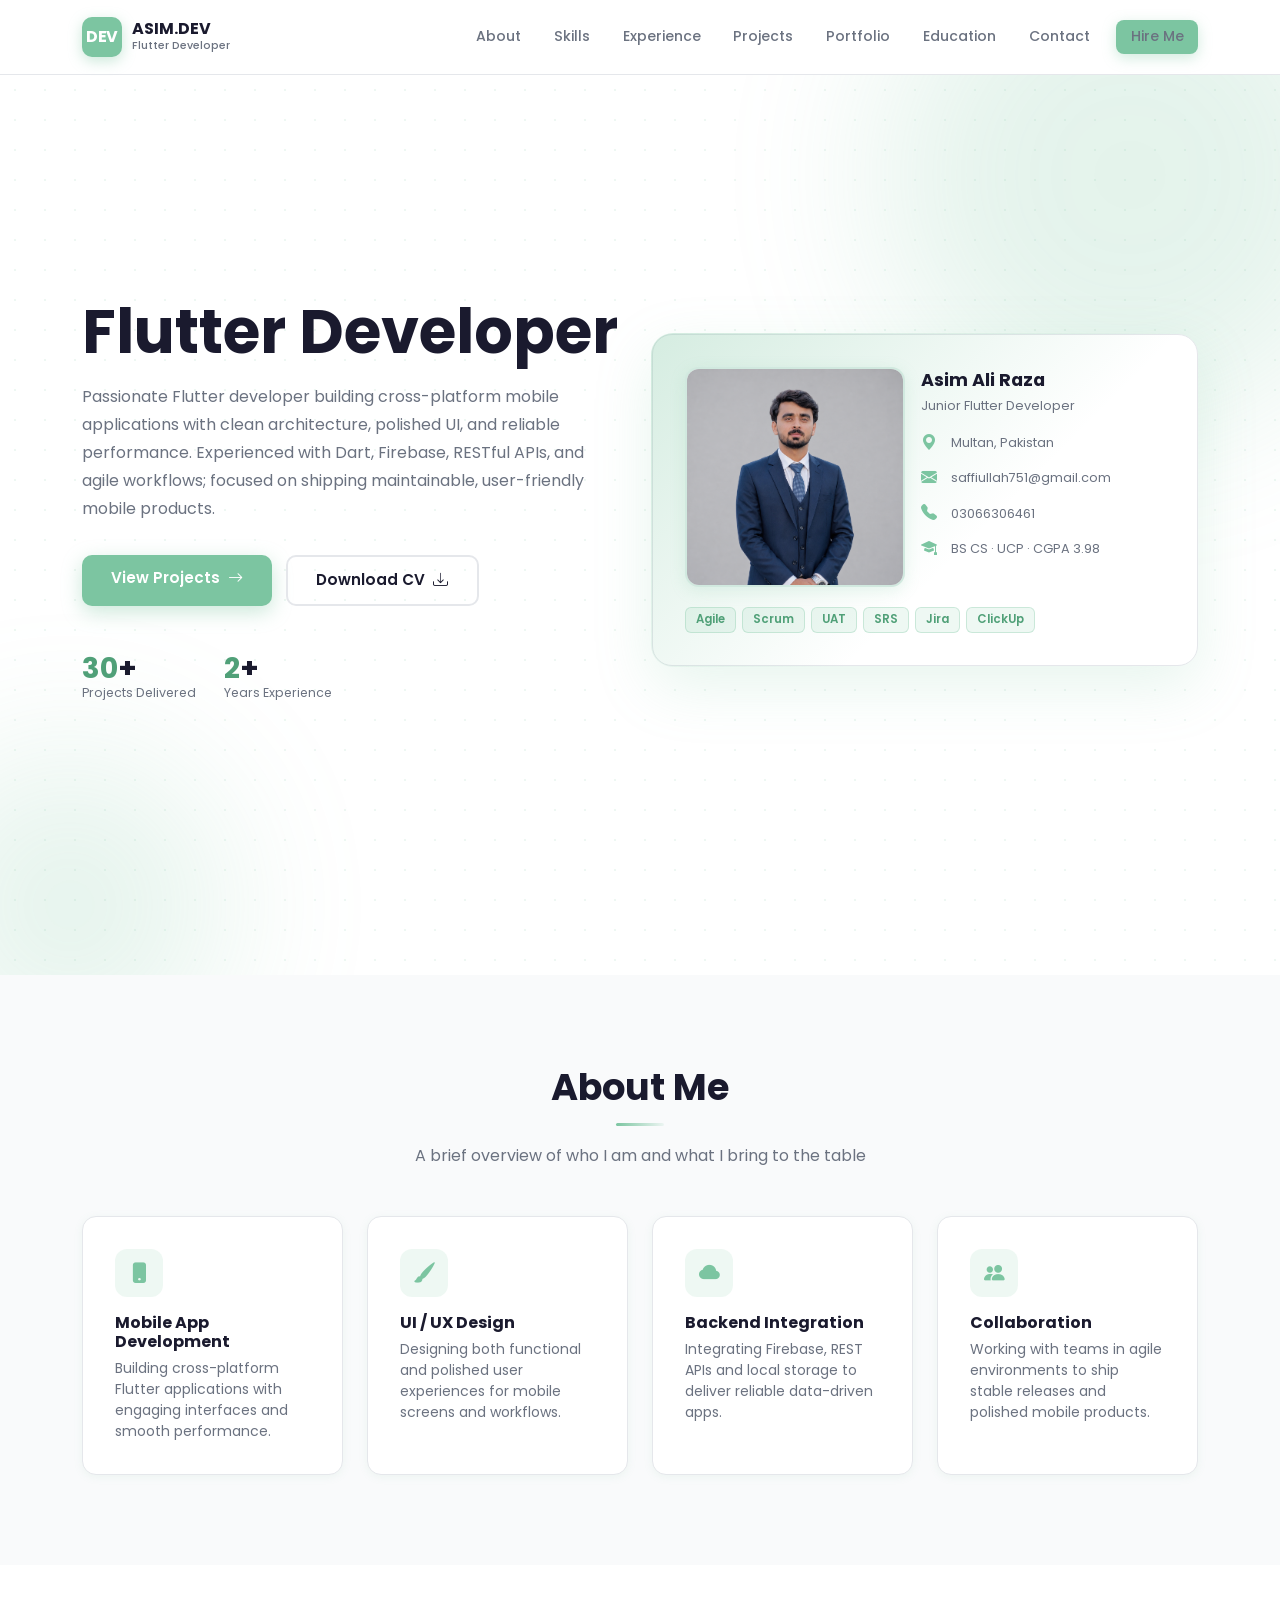
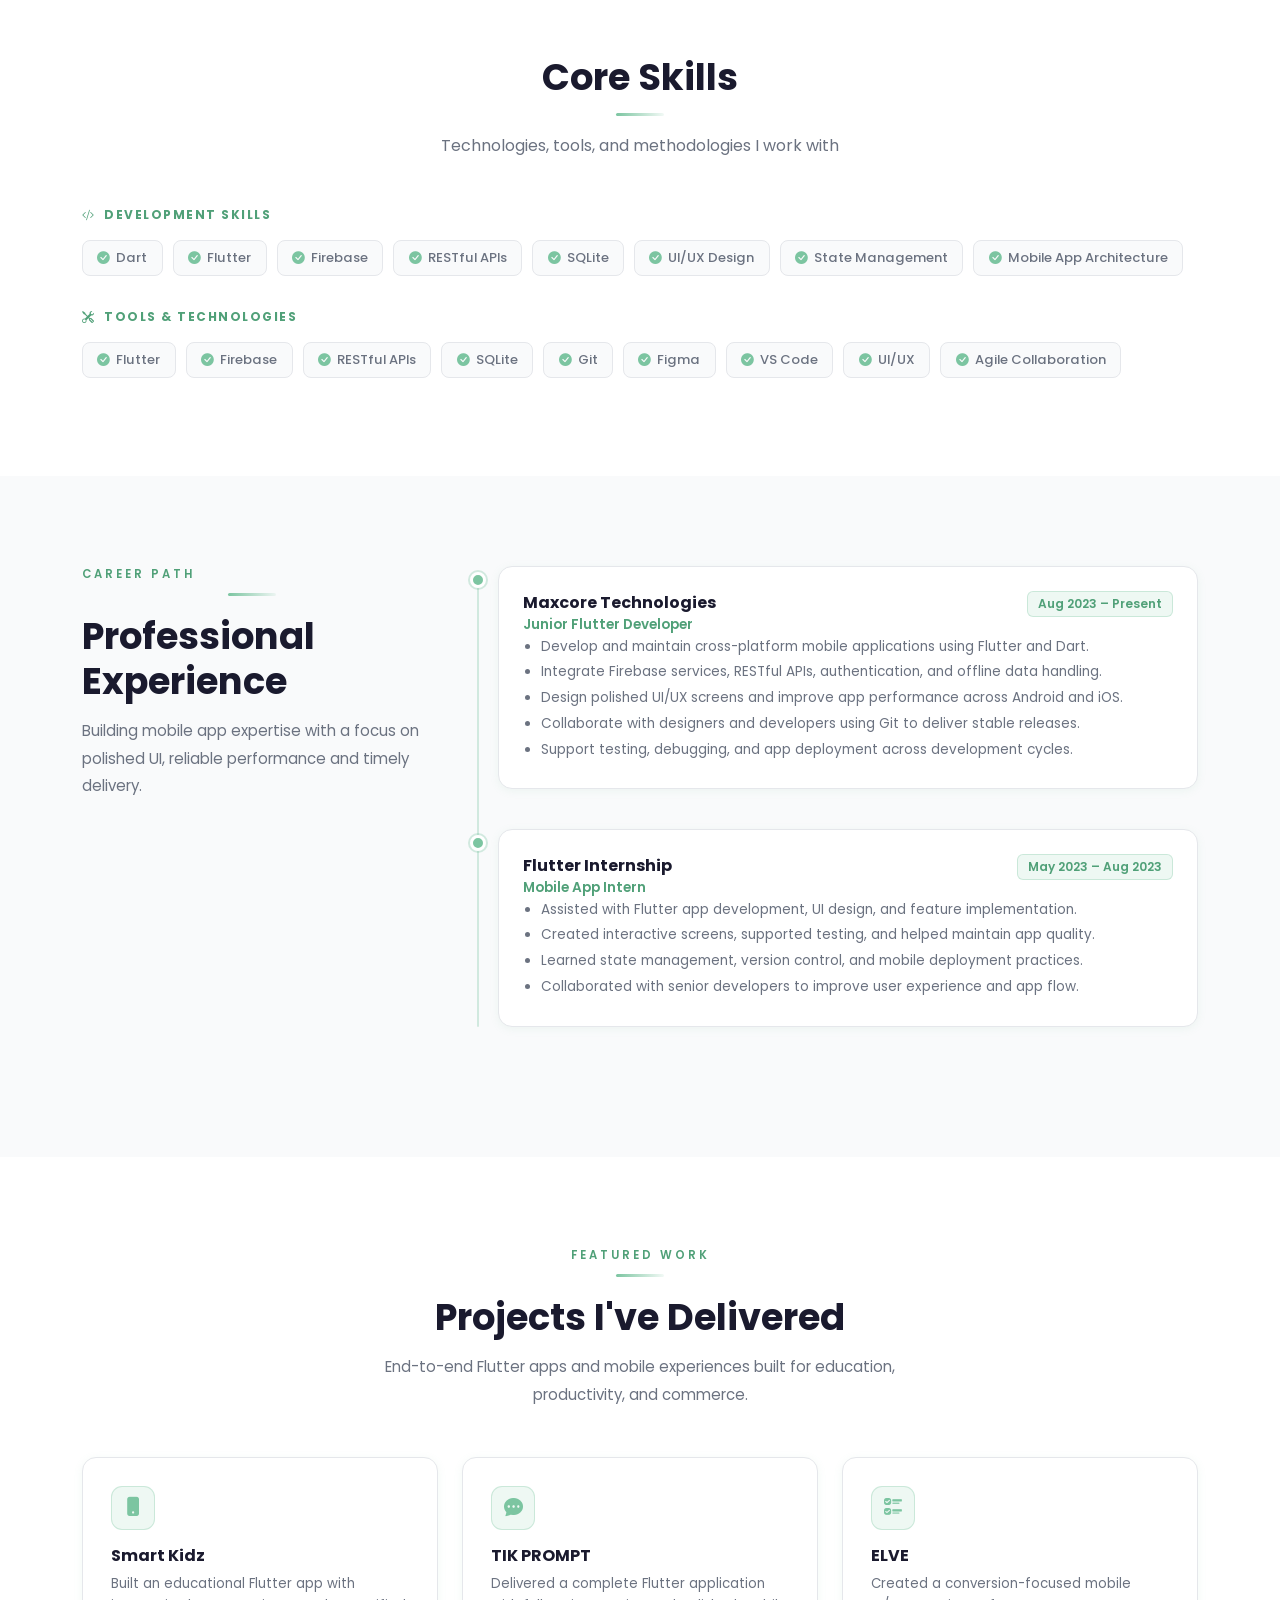
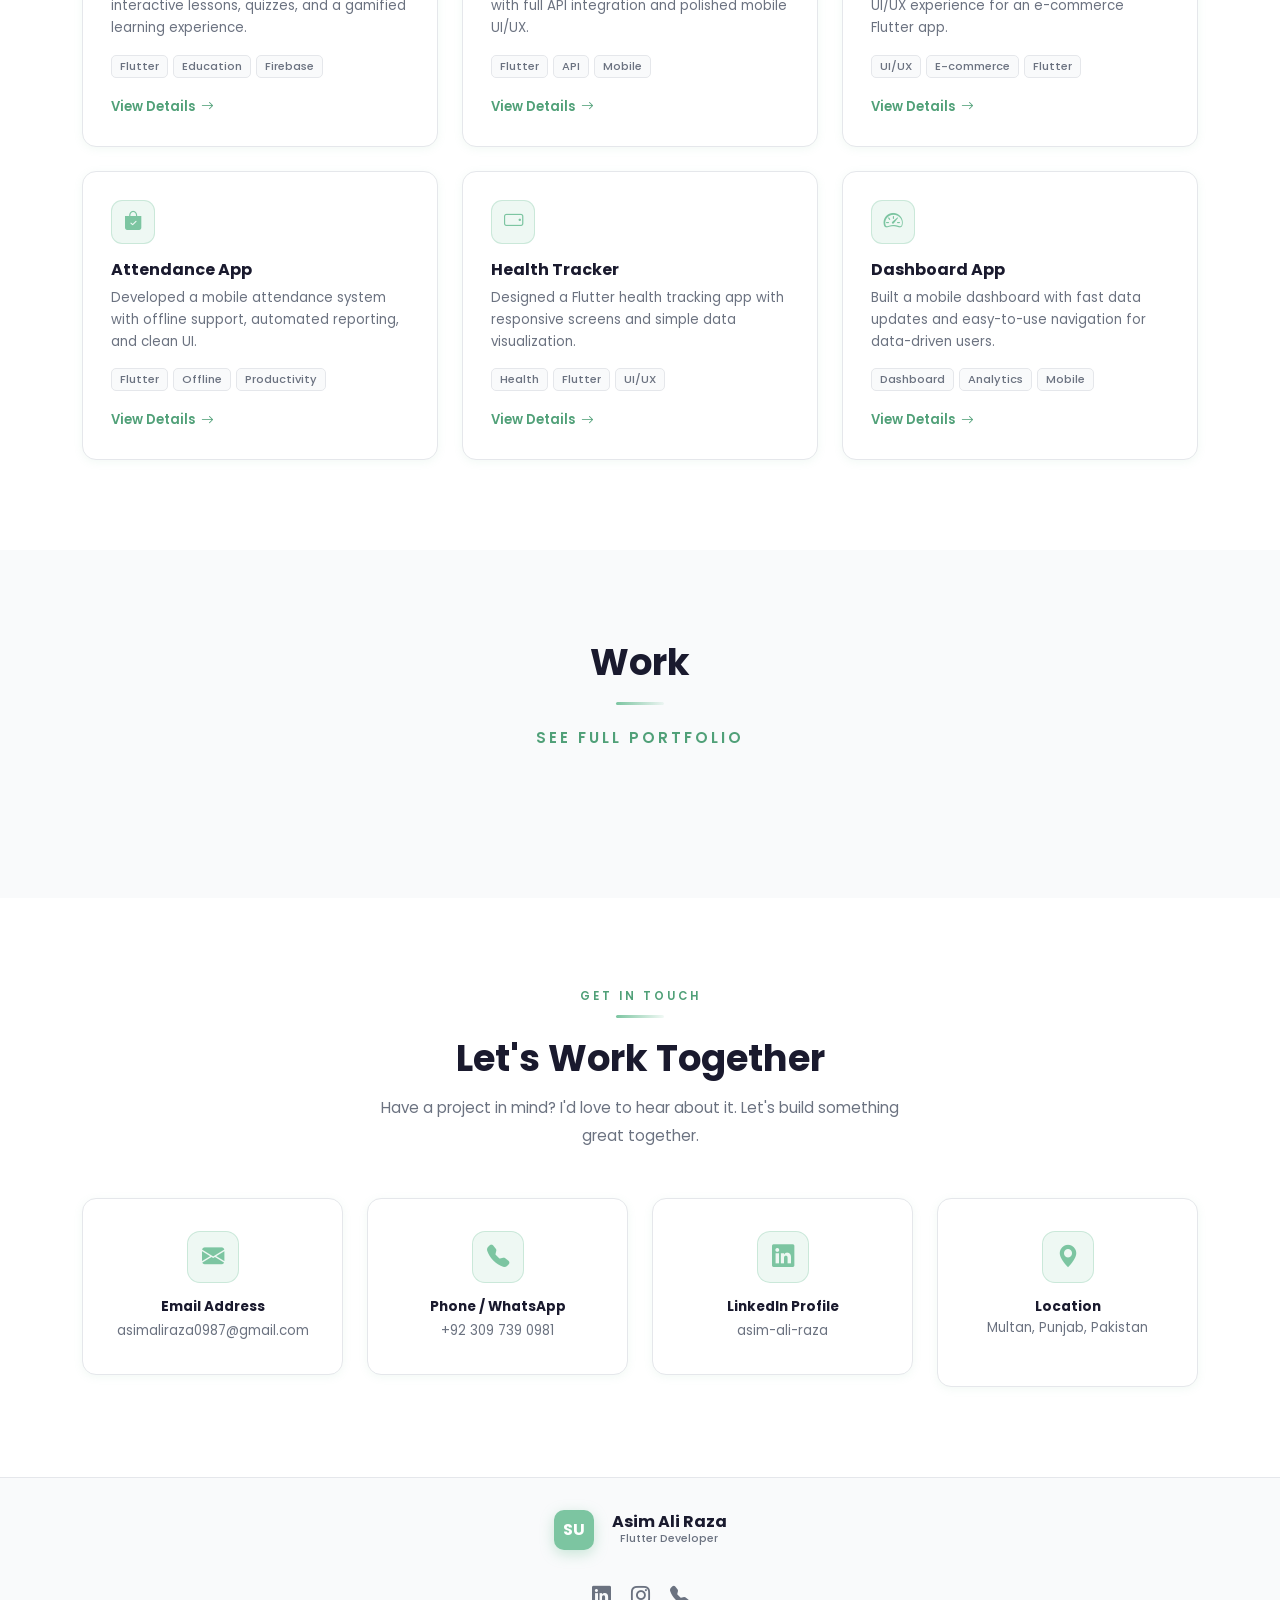
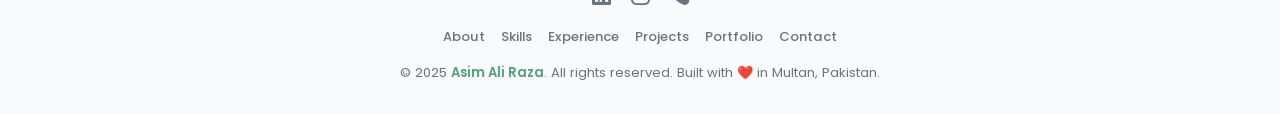
<file: index.html>
<!DOCTYPE html>
<html lang="en">

<head>
  <meta charset="UTF-8" />
  <meta name="viewport" content="width=device-width, initial-scale=1.0" />
  <title>Asim Ali Raza – Flutter Developer</title>
  <link
    href="https://fonts.googleapis.com/css2?family=Poppins:ital,wght@0,400;0,500;0,600;0,700;1,400;1,500;1,600;1,700&display=swap"
    rel="stylesheet" />
  <link href="https://cdn.jsdelivr.net/npm/bootstrap@5.3.3/dist/css/bootstrap.min.css" rel="stylesheet" />
  <link href="https://cdn.jsdelivr.net/npm/bootstrap-icons@1.11.3/font/bootstrap-icons.min.css" rel="stylesheet" />
  <link rel="stylesheet" href="assets/style.css">
</head>

<body>

  <!-- ═══════════════════════ NAVBAR ═══════════════════════ -->
  <nav class="navbar navbar-expand-lg" id="mainNav">
    <div class="container">
      <a class="navbar-brand" href="index.html">
        <div class="logo-mark">DEV</div>
        <div class="logo-text d-flex flex-column">
          <span class="logo-name">ASIM.DEV</span>
          <span class="logo-role">Flutter Developer</span>
        </div>
      </a>
      <button class="navbar-toggler" type="button" data-bs-toggle="collapse" data-bs-target="#navMenu">
        <i class="bi bi-list" style="font-size:1.5rem;"></i>
      </button>
      <div class="collapse navbar-collapse justify-content-end" id="navMenu">
        <ul class="navbar-nav align-items-lg-center gap-lg-1">
          <li class="nav-item"><a class="nav-link" href="#about">About</a></li>
          <li class="nav-item"><a class="nav-link" href="#skills">Skills</a></li>
          <li class="nav-item"><a class="nav-link" href="#experience">Experience</a></li>
          <li class="nav-item"><a class="nav-link" href="#projects">Projects</a></li>
          <li class="nav-item"><a class="nav-link" href="portofolio.html">Portfolio</a></li>
          <li class="nav-item"><a class="nav-link" href="#education">Education</a></li>
          <li class="nav-item"><a class="nav-link" href="#contact">Contact</a></li>
          <li class="nav-item ms-lg-2"><a class="nav-link btn-hire" href="#contact">Hire Me</a></li>
        </ul>
      </div>
    </div>
  </nav>

  <!-- ═══════════════════════ HERO ═══════════════════════ -->
  <section id="hero">
    <div class="hero-blob blob-1"></div>
    <div class="hero-blob blob-2"></div>
    <div class="hero-dots"></div>
    <div class="container position-relative">
      <div class="row align-items-center">
        <div class="col-lg-6">
          <h1 class="hero-title">
            Flutter Developer
          </h1>
          <p class="hero-desc">
            Passionate Flutter developer building cross-platform mobile applications with clean architecture, polished
            UI, and reliable performance. Experienced with Dart, Firebase, RESTful APIs, and agile workflows; focused on
            shipping maintainable, user-friendly mobile products.
          </p>
          <div class="hero-actions">
            <a href="portofolio.html" class="btn-primary-accent">View Projects &nbsp;<i
                class="bi bi-arrow-right"></i></a>
            <a href="assets/CV/Asim Flutter.pdf" download target="_blank"
              class="btn-outline-accent">Download
              CV &nbsp;<i class="bi bi-download"></i></a>
          </div>
          <div class="hero-stats">
            <div class="stat-item">
              <div class="stat-num"><span>30</span>+</div>
              <div class="stat-label">Projects Delivered</div>
            </div>
            <div class="stat-item">
              <div class="stat-num"><span>2</span>+</div>
              <div class="stat-label">Years Experience</div>
            </div>
          </div>
        </div>
        <div class="col-lg-6">
          <div class="hero-card">

            <!-- Top Row: Left=Name+Info | Right=Image -->
            <div class="d-flex align-items-stretch gap-3 mb-3">
                <div class="hc-square-img flex-shrink-0">
                <img src="assets/images//hero-image.png" alt="Asim Ali Raza" />
              </div>

              <!-- LEFT: Name, Role, Info rows -->
              <div class="d-flex flex-column overflow-hidden justify-content-between flex-grow-1">
                <div>
                  <div class="hc-name">Asim Ali Raza</div>
                  <div class="hc-role mb-3">Junior Flutter Developer</div>
                  <div class="hc-info-row"><i class="bi bi-geo-alt-fill"></i><span>Multan, Pakistan</span></div>
                  <div class="hc-info-row"><i class="bi bi-envelope-fill"></i><span>saffiullah751@gmail.com</span></div>
                  <div class="hc-info-row"><i class="bi bi-telephone-fill"></i><span>03066306461</span></div>
                  <div class="hc-info-row"><i class="bi bi-mortarboard-fill"></i><span>BS CS · UCP · CGPA 3.98</span>
                  </div>
                </div>
              </div>



            </div>

            <!-- Tags below both columns -->
            <div class="hc-tags">
              <span class="hc-tag">Agile</span>
              <span class="hc-tag">Scrum</span>
              <span class="hc-tag">UAT</span>
              <span class="hc-tag">SRS</span>
              <span class="hc-tag">Jira</span>
              <span class="hc-tag">ClickUp</span>
            </div>

          </div>
        </div>
      </div>
    </div>
  </section>

  <!-- ═══════════════════════ ABOUT ═══════════════════════ -->
  <section id="about">
    <div class="container">
      <div class="text-start text-md-center mb-5 reveal">
        <div class="accent-line mx-auto"></div>
        <h2 class="section-title">About Me</h2>
        <div class="divider text-start mx-md-auto"></div>
        <p class="section-sub">A brief overview of who I am and what I bring to the table</p>
      </div>
      <div class="row g-4">
        <div class="col-md-6 col-lg-3 reveal delay-1">
          <div class="about-card">
            <div class="about-icon"><i class="bi bi-phone-fill"></i></div>
            <h5>Mobile App Development</h5>
            <p>Building cross-platform Flutter applications with engaging interfaces and smooth performance.</p>
          </div>
        </div>
        <div class="col-md-6 col-lg-3 reveal delay-2">
          <div class="about-card">
            <div class="about-icon"><i class="bi bi-brush-fill"></i></div>
            <h5>UI / UX Design</h5>
            <p>Designing both functional and polished user experiences for mobile screens and workflows.</p>
          </div>
        </div>
        <div class="col-md-6 col-lg-3 reveal delay-3">
          <div class="about-card">
            <div class="about-icon"><i class="bi bi-cloud-fill"></i></div>
            <h5>Backend Integration</h5>
            <p>Integrating Firebase, REST APIs and local storage to deliver reliable data-driven apps.</p>
          </div>
        </div>
        <div class="col-md-6 col-lg-3 reveal delay-4">
          <div class="about-card">
            <div class="about-icon"><i class="bi bi-people-fill"></i></div>
            <h5>Collaboration</h5>
            <p>Working with teams in agile environments to ship stable releases and polished mobile products.</p>
          </div>
        </div>
      </div>
    </div>
  </section>

  <!-- ===== SKILLS ===== -->
  <section id="skills">
    <div class="container">
      <div class="text-start text-md-center mb-5 reveal">
        <div class="accent-line mx-auto"></div>
        <h2 class="section-title">Core Skills</h2>
        <div class="divider text-start mx-md-auto"></div>
        <p class="section-sub">Technologies, tools, and methodologies I work with</p>
      </div>
      <div class="row g-4">
        <div class="col-md-12 reveal delay-1">
          <div class="skill-group-title"><i class="bi bi-code-slash me-1"></i> Development Skills</div>
          <span class="skill-pill"><i class="bi bi-check-circle-fill"></i> Dart</span>
          <span class="skill-pill"><i class="bi bi-check-circle-fill"></i> Flutter</span>
          <span class="skill-pill"><i class="bi bi-check-circle-fill"></i> Firebase</span>
          <span class="skill-pill"><i class="bi bi-check-circle-fill"></i> RESTful APIs</span>
          <span class="skill-pill"><i class="bi bi-check-circle-fill"></i> SQLite</span>
          <span class="skill-pill"><i class="bi bi-check-circle-fill"></i> UI/UX Design</span>
          <span class="skill-pill"><i class="bi bi-check-circle-fill"></i> State Management</span>
          <span class="skill-pill"><i class="bi bi-check-circle-fill"></i> Mobile App Architecture</span>
        </div>
        <div class="col-md-12 reveal delay-3">
          <div class="skill-group-title"><i class="bi bi-tools me-1"></i> Tools & Technologies</div>
          <div>
            <span class="skill-pill"><i class="bi bi-check-circle-fill"></i> Flutter</span>
            <span class="skill-pill"><i class="bi bi-check-circle-fill"></i> Firebase</span>
            <span class="skill-pill"><i class="bi bi-check-circle-fill"></i> RESTful APIs</span>
            <span class="skill-pill"><i class="bi bi-check-circle-fill"></i> SQLite</span>
            <span class="skill-pill"><i class="bi bi-check-circle-fill"></i> Git</span>
            <span class="skill-pill"><i class="bi bi-check-circle-fill"></i> Figma</span>
            <span class="skill-pill"><i class="bi bi-check-circle-fill"></i> VS Code</span>
            <span class="skill-pill"><i class="bi bi-check-circle-fill"></i> UI/UX</span>
            <span class="skill-pill"><i class="bi bi-check-circle-fill"></i> Agile Collaboration</span>
          </div>
        </div>
      </div>
    </div>
  </section>

  <!-- ═══════════════════════ EXPERIENCE ═══════════════════════ -->
  <section id="experience">
    <div class="container">
      <div class="row g-5">
        <div class="col-lg-4 reveal-left">
          <div class="section-label">Career Path</div>
          <div class="divider text-start mx-md-auto"></div>
          <h2 class="section-title">Professional<br>Experience</h2>
          <p class="section-desc">Building mobile app expertise with a focus on polished UI, reliable performance and
            timely delivery.</p>
        </div>
        <div class="col-lg-8 reveal-right">
          <div class="timeline">

            <!-- Flutter Experience -->
            <div class="timeline-item">
              <div class="timeline-dot"></div>

              <div class="timeline-card">
                <div class="timeline-header flex-nowrap">
                  <div>
                    <div class="timeline-company">Maxcore Technologies</div>
                    <div class="timeline-role">Junior Flutter Developer</div>
                  </div>

                  <span class="timeline-period">Aug 2023 – Present</span>
                </div>

                <ul class="timeline-list">
                  <li>Develop and maintain cross-platform mobile applications using Flutter and Dart.</li>
                  <li>Integrate Firebase services, RESTful APIs, authentication, and offline data handling.</li>
                  <li>Design polished UI/UX screens and improve app performance across Android and iOS.</li>
                  <li>Collaborate with designers and developers using Git to deliver stable releases.</li>
                  <li>Support testing, debugging, and app deployment across development cycles.</li>
                </ul>
              </div>
            </div>

            <!-- Internship -->
            <div class="timeline-item">
              <div class="timeline-dot"></div>

              <div class="timeline-card">
                <div class="timeline-header flex-nowrap">
                  <div>
                    <div class="timeline-company">Flutter Internship</div>
                    <div class="timeline-role">Mobile App Intern</div>
                  </div>

                  <span class="timeline-period">May 2023 – Aug 2023</span>
                </div>

                <ul class="timeline-list">
                  <li>Assisted with Flutter app development, UI design, and feature implementation.</li>
                  <li>Created interactive screens, supported testing, and helped maintain app quality.</li>
                  <li>Learned state management, version control, and mobile deployment practices.</li>
                  <li>Collaborated with senior developers to improve user experience and app flow.</li>
                </ul>
              </div>
            </div>

          </div>
        </div>
      </div>
    </div>
  </section>

  <!-- ═══════════════════════ PROJECTS ═══════════════════════ -->
  <section id="projects">
    <div class="container">
      <div class="text-start text-md-center mb-5 reveal">
        <div class="section-label">Featured Work</div>
        <div class="divider text-start mx-md-auto"></div>
        <h2 class="section-title">Projects I've Delivered</h2>
        <p class="section-desc mx-auto">End-to-end Flutter apps and mobile experiences built for education,
          productivity, and commerce.</p>
      </div>
      <div class="row g-4">

        <div class="col-md-6 col-lg-4 reveal delay-1">
          <div class="project-card">
            <div class="project-icon"><i class="bi bi-phone-fill"></i></div>

            <h5>Smart Kidz</h5>

            <p>
              Built an educational Flutter app with interactive lessons, quizzes, and a gamified learning experience.
            </p>

            <div class="project-tags">
              <span class="project-tag">Flutter</span>
              <span class="project-tag">Education</span>
              <span class="project-tag">Firebase</span>
            </div>

            <a href="#" class="project-link">
              View Details <i class="bi bi-arrow-right"></i>
            </a>
          </div>
        </div>

        <div class="col-md-6 col-lg-4 reveal delay-2">
          <div class="project-card">
            <div class="project-icon"><i class="bi bi-chat-dots-fill"></i></div>

            <h5>TIK PROMPT</h5>

            <p>
              Delivered a complete Flutter application with full API integration and polished mobile UI/UX.
            </p>

            <div class="project-tags">
              <span class="project-tag">Flutter</span>
              <span class="project-tag">API</span>
              <span class="project-tag">Mobile</span>
            </div>

            <a href="#" class="project-link">
              View Details <i class="bi bi-arrow-right"></i>
            </a>
          </div>
        </div>

        <div class="col-md-6 col-lg-4 reveal delay-3">
          <div class="project-card">
            <div class="project-icon"><i class="bi bi-ui-checks"></i></div>

            <h5>ELVE</h5>

            <p>
              Created a conversion-focused mobile UI/UX experience for an e-commerce Flutter app.
            </p>

            <div class="project-tags">
              <span class="project-tag">UI/UX</span>
              <span class="project-tag">E-commerce</span>
              <span class="project-tag">Flutter</span>
            </div>

            <a href="#" class="project-link">
              View Details <i class="bi bi-arrow-right"></i>
            </a>
          </div>
        </div>

        <div class="col-md-6 col-lg-4 reveal delay-1">
          <div class="project-card">
            <div class="project-icon"><i class="bi bi-bag-check-fill"></i></div>

            <h5>Attendance App</h5>

            <p>
              Developed a mobile attendance system with offline support, automated reporting, and clean UI.
            </p>

            <div class="project-tags">
              <span class="project-tag">Flutter</span>
              <span class="project-tag">Offline</span>
              <span class="project-tag">Productivity</span>
            </div>

            <a href="#" class="project-link">
              View Details <i class="bi bi-arrow-right"></i>
            </a>
          </div>
        </div>

        <div class="col-md-6 col-lg-4 reveal delay-2">
          <div class="project-card">
            <div class="project-icon"><i class="bi bi-phone-landscape"></i></div>

            <h5>Health Tracker</h5>

            <p>
              Designed a Flutter health tracking app with responsive screens and simple data visualization.
            </p>

            <div class="project-tags">
              <span class="project-tag">Health</span>
              <span class="project-tag">Flutter</span>
              <span class="project-tag">UI/UX</span>
            </div>

            <a href="#" class="project-link">
              View Details <i class="bi bi-arrow-right"></i>
            </a>
          </div>
        </div>

        <div class="col-md-6 col-lg-4 reveal delay-3">
          <div class="project-card">
            <div class="project-icon"><i class="bi bi-speedometer2"></i></div>

            <h5>Dashboard App</h5>

            <p>
              Built a mobile dashboard with fast data updates and easy-to-use navigation for data-driven users.
            </p>

            <div class="project-tags">
              <span class="project-tag">Dashboard</span>
              <span class="project-tag">Analytics</span>
              <span class="project-tag">Mobile</span>
            </div>

            <a href="#" class="project-link">
              View Details <i class="bi bi-arrow-right"></i>
            </a>
          </div>
        </div>

      </div>
    </div>
  </section>

  <section id="skill">
    <div class="mb-5 justify-content-center m-auto align-items-center d-flex flex-column gap-1 reveal delay-3">
      <h2 class="section-title">Work</h2>
      <div class="divider mx-auto"></div>
      <a class="section-label" style="font-size: 15px;" href="portofolio.html">See Full Portfolio</a>
    </div>
  </section>

  <!-- ═══════════════════════ CONTACT ═══════════════════════ -->
  <section id="contact">
    <div class="container">
      <div class="text-start text-md-center mb-5 reveal">
        <div class="section-label">Get In Touch</div>
        <div class="divider text-start mx-md-auto"></div>
        <h2 class="section-title">Let's Work Together</h2>
        <p class="section-desc mx-auto">Have a project in mind? I'd love to hear about it. Let's build something great
          together.</p>
      </div>
      <div class="row justify-content-center g-4">
        <div class="col-sm-6 col-md-3 reveal delay-1">
          <a href="mailto:asimaliraza0987@gmail.com">
            <div class="contact-card text-center">
              <div class="contact-icon mx-auto"><i class="bi bi-envelope-fill"></i></div>
              <h6>Email Address</h6>
              <a href="mailto:asimaliraza0987@gmail.com">asimaliraza0987@gmail.com</a>
            </div>
          </a>
        </div>
        <div class="col-sm-6 col-md-3 reveal delay-2">
          <a href="tel:+923097390981">
            <div class="contact-card text-center">
              <div class="contact-icon mx-auto"><i class="bi bi-telephone-fill"></i></div>
              <h6>Phone / WhatsApp</h6>
              <a href="tel:+923097390981">+92 309 739 0981</a>
            </div>
          </a>
        </div>
        <div class="col-sm-6 col-md-3 reveal delay-3">
          <a href="https://www.linkedin.com/in/asim-ali-raza-5201892ba/" target="_blank">
            <div class="contact-card text-center">
              <div class="contact-icon mx-auto"><i class="bi bi-linkedin"></i></div>
              <h6>LinkedIn Profile</h6>
              <a href="https://www.linkedin.com/in/asim-ali-raza-5201892ba/" target="_blank">asim-ali-raza</a>
            </div>
          </a>
        </div>
        <div class="col-sm-6 col-md-3 reveal delay-4">
          <a href="https://maps.app.goo.gl/H97p7R8K3Yg88N4o6">
            <div class="contact-card text-center">
              <div class="contact-icon mx-auto"><i class="bi bi-geo-alt-fill"></i></div>
              <h6>Location</h6>
              <p>Multan, Punjab, Pakistan</p>
            </div>
          </a>
        </div>
      </div>
    </div>
  </section>

  <!-- ═══════════════════════ FOOTER ═══════════════════════ -->
  <footer>
    <div class="container">
      <a class="navbar-brand justify-content-center d-inline-flex mb-3" href="#hero">
        <div class="logo-mark me-2">SU</div>
        <div class="logo-text d-flex flex-column">
          <span class="logo-name">Asim Ali Raza</span>
          <span class="logo-role">Flutter Developer</span>
        </div>
      </a>
      <div class="social-icons">
        <a href="https://www.linkedin.com/in/saffi-ullah-2b63b5321" target="_blank"><i class="bi bi-linkedin"></i></a>
        <a href="https://www.instagram.com/saffi_digital_dna?igsh=MW15eHNmMWEzOTBpOA=="><i
            class="bi bi-instagram"></i></a>
        <a href="tel:03066306461"><i class="bi bi-telephone-fill"></i></a>
      </div>
      <div class="mt-3 d-flex gap-3 justify-content-center flex-wrap">
        <a href="#about" style="font-size:.82rem;font-weight:500;color:var(--text-gray);">About</a>
        <a href="#skills" style="font-size:.82rem;font-weight:500;color:var(--text-gray);">Skills</a>
        <a href="#experience" style="font-size:.82rem;font-weight:500;color:var(--text-gray);">Experience</a>
        <a href="#projects" style="font-size:.82rem;font-weight:500;color:var(--text-gray);">Projects</a>
        <a href="#portfolio" style="font-size:.82rem;font-weight:500;color:var(--text-gray);">Portfolio</a>
        <a href="#contact" style="font-size:.82rem;font-weight:500;color:var(--text-gray);">Contact</a>
      </div>
      <p class="mt-3">© 2025 <span class="accent">Asim Ali Raza</span>. All rights reserved. Built with ❤️ in Multan,
        Pakistan.</p>
    </div>
  </footer>

  <!-- BACK TO TOP -->
  <button id="backTop" onclick="window.scrollTo({top:0,behavior:'smooth'})">
    <i class="bi bi-arrow-up"></i>
  </button>

  <script src="https://cdn.jsdelivr.net/npm/bootstrap@5.3.3/dist/js/bootstrap.bundle.min.js"></script>
  <script src="assets/main.js"></script>
</body>

</html>
</file>
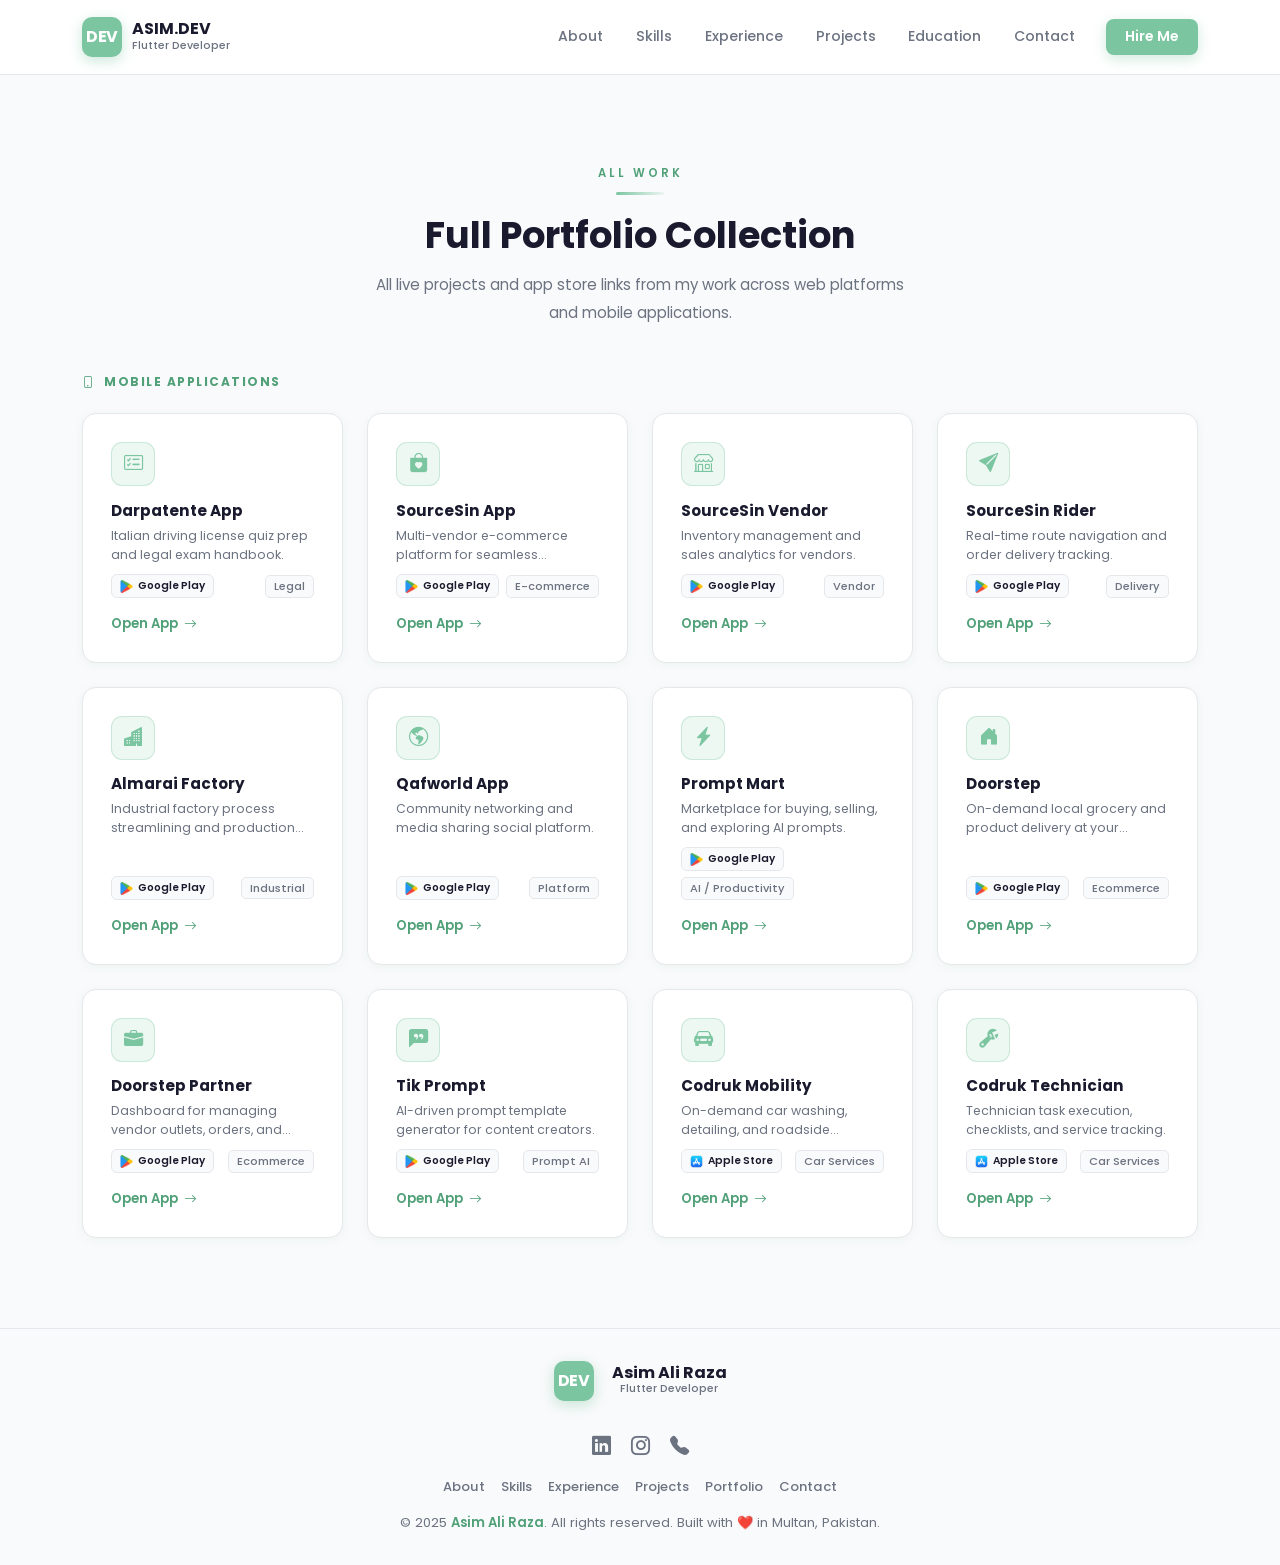
<file: portofolio.html>
<!DOCTYPE html>
<html lang="en">

<head>
    <meta charset="UTF-8">
    <meta name="viewport" content="width=device-width, initial-scale=1.0">
    <title>Asim Ali Raza – Flutter Developer</title>
    <!-- Google Fonts -->
    <link
        href="https://fonts.googleapis.com/css2?family=Poppins:ital,wght@0,400;0,500;0,600;0,700;1,400;1,500&display=swap"
        rel="stylesheet" />

    <!-- Bootstrap 5 -->
    <link href="https://cdn.jsdelivr.net/npm/bootstrap@5.3.2/dist/css/bootstrap.min.css" rel="stylesheet" />

    <!-- Bootstrap Icons -->
    <link href="https://cdn.jsdelivr.net/npm/bootstrap-icons@1.11.3/font/bootstrap-icons.min.css" rel="stylesheet" />

    <!-- css link -->
    <link rel="stylesheet" href="assets/style.css" />
</head>

<body>

    <!-- ===== NAVBAR ===== -->
    <nav class="navbar navbar-expand-lg" id="mainNav">
        <div class="container">
            <a class="navbar-brand" href="index.html">
                <div class="logo-mark">DEV</div>
                <div class="logo-text d-flex flex-column">
                    <span class="logo-name">ASIM.DEV</span>
                    <span class="logo-role">Flutter Developer</span>
                </div>
            </a>
            <button class="navbar-toggler" type="button" data-bs-toggle="collapse" data-bs-target="#navMenu">
                <i class="bi bi-list fs-4"></i>
            </button>
            <div class="collapse navbar-collapse justify-content-end" id="navMenu">
                <ul class="navbar-nav align-items-lg-center gap-1 me-3">
                    <li class="nav-item"><a class="nav-link" href="index.html#about">About</a></li>
                    <li class="nav-item"><a class="nav-link" href="index.html#skills">Skills</a></li>
                    <li class="nav-item"><a class="nav-link" href="index.html#experience">Experience</a></li>
                    <li class="nav-item"><a class="nav-link" href="index.html#projects">Projects</a></li>
                    <li class="nav-item"><a class="nav-link" href="index.html#education">Education</a></li>
                    <li class="nav-item"><a class="nav-link" href="index.html#contact">Contact</a></li>
                </ul>
                <a class="btn-hire nav-link" href="mailto:saffiullah751@gmail.com">Hire Me</a>
            </div>
        </div>
    </nav>

    <!-- ═══════════════════════ PORTFOLIO ═══════════════════════ -->
    <section id="portfolio">
        <div class="container">
            <div class="text-start text-md-center mb-5 reveal">
                <div class="section-label">All Work</div>
                <div class="divider text-start mx-md-auto"></div>
                <h2 class="section-title">Full Portfolio Collection</h2>
                <p class="section-desc mx-auto">All live projects and app store links from my work across web platforms
                    and
                    mobile applications.</p>
            </div>

            <!-- Mobile Applications -->
            <div>
                <h6 class="skill-group-title mb-4"><i class="bi bi-phone me-1"></i> Mobile Applications</h6>
                <div class="row g-4">

                    <!-- 1. Darpatente App -->
                    <div class="col-6 col-md-4 col-lg-3 reveal delay-1">
                        <a href="https://play.google.com/store/apps/details?id=com.max.darpatente123" target="_blank" class="app-card">
                            <div class="app-card-header icon-legal">
                                <div class="app-icon-wrap">
                                    <i class="bi bi-card-checklist"></i>
                                </div>
                            </div>
                            <div class="app-card-body">
                                <div class="app-info">
                                    <div class="app-name">Darpatente App</div>
                                    <div class="app-desc">Italian driving license quiz prep and legal exam handbook.</div>
                                </div>
                                <div class="app-meta">
                                    <span class="app-store-badge"><img src="assets/images/google-play.png" alt="">Google Play</span>
                                    <span class="app-category">Legal</span>
                                </div>
                                <div class="app-arrow">Open App <i class="bi bi-arrow-right"></i></div>
                            </div>
                        </a>
                    </div>

                    <!-- 2. SourceSin App -->
                    <div class="col-6 col-md-4 col-lg-3 reveal delay-2">
                        <a href="https://play.google.com/store/apps/details?id=com.app.sourcesin" target="_blank" class="app-card">
                            <div class="app-card-header icon-ecommerce">
                                <div class="app-icon-wrap">
                                    <i class="bi bi-bag-heart-fill"></i>
                                </div>
                            </div>
                            <div class="app-card-body">
                                <div class="app-info">
                                    <div class="app-name">SourceSin App</div>
                                    <div class="app-desc">Multi-vendor e-commerce platform for seamless shopping.</div>
                                </div>
                                <div class="app-meta">
                                    <span class="app-store-badge"><img src="assets/images/google-play.png" alt="">Google Play</span>
                                    <span class="app-category">E-commerce</span>
                                </div>
                                <div class="app-arrow">Open App <i class="bi bi-arrow-right"></i></div>
                            </div>
                        </a>
                    </div>

                    <!-- 3. SourceSin Vendor -->
                    <div class="col-6 col-md-4 col-lg-3 reveal delay-3">
                        <a href="https://play.google.com/store/apps/details?id=com.sourcesin.vendor" target="_blank" class="app-card">
                            <div class="app-card-header icon-vendor">
                                <div class="app-icon-wrap">
                                    <i class="bi bi-shop"></i>
                                </div>
                            </div>
                            <div class="app-card-body">
                                <div class="app-info">
                                    <div class="app-name">SourceSin Vendor</div>
                                    <div class="app-desc">Inventory management and sales analytics for vendors.</div>
                                </div>
                                <div class="app-meta">
                                    <span class="app-store-badge"><img src="assets/images/google-play.png" alt="">Google Play</span>
                                    <span class="app-category">Vendor</span>
                                </div>
                                <div class="app-arrow">Open App <i class="bi bi-arrow-right"></i></div>
                            </div>
                        </a>
                    </div>

                    <!-- 4. SourceSin Rider -->
                    <div class="col-6 col-md-4 col-lg-3 reveal delay-1">
                        <a href="https://play.google.com/store/apps/details?id=com.sourcesin.rider" target="_blank" class="app-card">
                            <div class="app-card-header icon-delivery">
                                <div class="app-icon-wrap">
                                    <i class="bi bi-send-fill"></i>
                                </div>
                            </div>
                            <div class="app-card-body">
                                <div class="app-info">
                                    <div class="app-name">SourceSin Rider</div>
                                    <div class="app-desc">Real-time route navigation and order delivery tracking.</div>
                                </div>
                                <div class="app-meta">
                                    <span class="app-store-badge"><img src="assets/images/google-play.png" alt="">Google Play</span>
                                    <span class="app-category">Delivery</span>
                                </div>
                                <div class="app-arrow">Open App <i class="bi bi-arrow-right"></i></div>
                            </div>
                        </a>
                    </div>

                    <!-- 5. Almarai Factory -->
                    <div class="col-6 col-md-4 col-lg-3 reveal delay-2">
                        <a href="https://play.google.com/store/apps/details?id=com.ALMARAI.FACTORY" target="_blank" class="app-card">
                            <div class="app-card-header icon-industrial">
                                <div class="app-icon-wrap">
                                    <i class="bi bi-buildings-fill"></i>
                                </div>
                            </div>
                            <div class="app-card-body">
                                <div class="app-info">
                                    <div class="app-name">Almarai Factory</div>
                                    <div class="app-desc">Industrial factory process streamlining and production tracking.</div>
                                </div>
                                <div class="app-meta">
                                    <span class="app-store-badge"><img src="assets/images/google-play.png" alt="">Google Play</span>
                                    <span class="app-category">Industrial</span>
                                </div>
                                <div class="app-arrow">Open App <i class="bi bi-arrow-right"></i></div>
                            </div>
                        </a>
                    </div>

                    <!-- 6. Qafworld App -->
                    <div class="col-6 col-md-4 col-lg-3 reveal delay-3">
                        <a href="https://play.google.com/store/apps/details?id=com.company.qafworld_app" target="_blank" class="app-card">
                            <div class="app-card-header icon-platform">
                                <div class="app-icon-wrap">
                                    <i class="bi bi-globe-americas"></i>
                                </div>
                            </div>
                            <div class="app-card-body">
                                <div class="app-info">
                                    <div class="app-name">Qafworld App</div>
                                    <div class="app-desc">Community networking and media sharing social platform.</div>
                                </div>
                                <div class="app-meta">
                                    <span class="app-store-badge"><img src="assets/images/google-play.png" alt="">Google Play</span>
                                    <span class="app-category">Platform</span>
                                </div>
                                <div class="app-arrow">Open App <i class="bi bi-arrow-right"></i></div>
                            </div>
                        </a>
                    </div>

                    <!-- 7. Prompt Mart -->
                    <div class="col-6 col-md-4 col-lg-3 reveal delay-1">
                        <a href="https://play.google.com/store/apps/details?id=com.maxcore.promptstore" target="_blank" class="app-card">
                            <div class="app-card-header icon-ai">
                                <div class="app-icon-wrap">
                                    <i class="bi bi-lightning-charge-fill"></i>
                                </div>
                            </div>
                            <div class="app-card-body">
                                <div class="app-info">
                                    <div class="app-name">Prompt Mart</div>
                                    <div class="app-desc">Marketplace for buying, selling, and exploring AI prompts.</div>
                                </div>
                                <div class="app-meta">
                                    <span class="app-store-badge"><img src="assets/images/google-play.png" alt="">Google Play</span>
                                    <span class="app-category">AI / Productivity</span>
                                </div>
                                <div class="app-arrow">Open App <i class="bi bi-arrow-right"></i></div>
                            </div>
                        </a>
                    </div>

                    <!-- 8. Doorstep -->
                    <div class="col-6 col-md-4 col-lg-3 reveal delay-2">
                        <a href="https://play.google.com/store/apps/details?id=com.doorstep.company.app" target="_blank" class="app-card">
                            <div class="app-card-header icon-ecommerce">
                                <div class="app-icon-wrap">
                                    <i class="bi bi-house-door-fill"></i>
                                </div>
                            </div>
                            <div class="app-card-body">
                                <div class="app-info">
                                    <div class="app-name">Doorstep</div>
                                    <div class="app-desc">On-demand local grocery and product delivery at your doorstep.</div>
                                </div>
                                <div class="app-meta">
                                    <span class="app-store-badge"><img src="assets/images/google-play.png" alt="">Google Play</span>
                                    <span class="app-category">Ecommerce</span>
                                </div>
                                <div class="app-arrow">Open App <i class="bi bi-arrow-right"></i></div>
                            </div>
                        </a>
                    </div>

                    <!-- 9. Doorstep Partner -->
                    <div class="col-6 col-md-4 col-lg-3 reveal delay-3">
                        <a href="https://play.google.com/store/apps/details?id=com.doorstep.maxcore" target="_blank" class="app-card">
                            <div class="app-card-header icon-vendor">
                                <div class="app-icon-wrap">
                                    <i class="bi bi-briefcase-fill"></i>
                                </div>
                            </div>
                            <div class="app-card-body">
                                <div class="app-info">
                                    <div class="app-name">Doorstep Partner</div>
                                    <div class="app-desc">Dashboard for managing vendor outlets, orders, and earnings.</div>
                                </div>
                                <div class="app-meta">
                                    <span class="app-store-badge"><img src="assets/images/google-play.png" alt="">Google Play</span>
                                    <span class="app-category">Ecommerce</span>
                                </div>
                                <div class="app-arrow">Open App <i class="bi bi-arrow-right"></i></div>
                            </div>
                        </a>
                    </div>

                    <!-- 10. Tik Prompt -->
                    <div class="col-6 col-md-4 col-lg-3 reveal delay-1">
                        <a href="https://play.google.com/store/apps/details?id=com.app.macorecut" target="_blank" class="app-card">
                            <div class="app-card-header icon-ai">
                                <div class="app-icon-wrap">
                                    <i class="bi bi-chat-left-quote-fill"></i>
                                </div>
                            </div>
                            <div class="app-card-body">
                                <div class="app-info">
                                    <div class="app-name">Tik Prompt</div>
                                    <div class="app-desc">AI-driven prompt template generator for content creators.</div>
                                </div>
                                <div class="app-meta">
                                    <span class="app-store-badge"><img src="assets/images/google-play.png" alt="">Google Play</span>
                                    <span class="app-category">Prompt AI</span>
                                </div>
                                <div class="app-arrow">Open App <i class="bi bi-arrow-right"></i></div>
                            </div>
                        </a>
                    </div>

                    <!-- 11. Codruk Mobility -->
                    <div class="col-6 col-md-4 col-lg-3 reveal delay-2">
                        <a href="https://apps.apple.com/pk/app/codruk-mobility/id6759153671" target="_blank" class="app-card">
                            <div class="app-card-header icon-car">
                                <div class="app-icon-wrap">
                                    <i class="bi bi-car-front-fill"></i>
                                </div>
                            </div>
                            <div class="app-card-body">
                                <div class="app-info">
                                    <div class="app-name">Codruk Mobility</div>
                                    <div class="app-desc">On-demand car washing, detailing, and roadside assistance.</div>
                                </div>
                                <div class="app-meta">
                                    <span class="app-store-badge"><img src="assets/images/apple store.png" alt="">Apple Store</span>
                                    <span class="app-category">Car Services</span>
                                </div>
                                <div class="app-arrow">Open App <i class="bi bi-arrow-right"></i></div>
                            </div>
                        </a>
                    </div>

                    <!-- 12. Codruk Technician -->
                    <div class="col-6 col-md-4 col-lg-3 reveal delay-3">
                        <a href="https://apps.apple.com/pk/app/codruk-technician/id6759150077" target="_blank" class="app-card">
                            <div class="app-card-header icon-car">
                                <div class="app-icon-wrap">
                                    <i class="bi bi-wrench-adjustable"></i>
                                </div>
                            </div>
                            <div class="app-card-body">
                                <div class="app-info">
                                    <div class="app-name">Codruk Technician</div>
                                    <div class="app-desc">Technician task execution, checklists, and service tracking.</div>
                                </div>
                                <div class="app-meta">
                                    <span class="app-store-badge"><img src="assets/images/apple store.png" alt="">Apple Store</span>
                                    <span class="app-category">Car Services</span>
                                </div>
                                <div class="app-arrow">Open App <i class="bi bi-arrow-right"></i></div>
                            </div>
                        </a>
                    </div>

                </div>
            </div>


        </div>
    </section>


    <!-- ═══════════════════════ FOOTER ═══════════════════════ -->
    <footer>
        <div class="container">
            <a class="navbar-brand justify-content-center d-inline-flex mb-3" href="#hero">
                <div class="logo-mark me-2">DEV</div>
                <div class="logo-text d-flex flex-column">
                    <span class="logo-name">Asim Ali Raza</span>
                    <span class="logo-role">Flutter Developer</span>
                </div>
            </a>
            <div class="social-icons">
                <a href="https://www.linkedin.com/in/saffi-ullah-2b63b5321" target="_blank"><i
                        class="bi bi-linkedin"></i></a>
                <a href="https://www.instagram.com/saffi_digital_dna?igsh=MW15eHNmMWEzOTBpOA=="><i
                        class="bi bi-instagram"></i></a>
                <a href="tel:03066306461"><i class="bi bi-telephone-fill"></i></a>
            </div>
            <div class="mt-3 d-flex gap-3 justify-content-center flex-wrap">
                <a href="#about" style="font-size:.82rem;font-weight:500;color:var(--text-gray);">About</a>
                <a href="#skills" style="font-size:.82rem;font-weight:500;color:var(--text-gray);">Skills</a>
                <a href="#experience" style="font-size:.82rem;font-weight:500;color:var(--text-gray);">Experience</a>
                <a href="#projects" style="font-size:.82rem;font-weight:500;color:var(--text-gray);">Projects</a>
                <a href="#portfolio" style="font-size:.82rem;font-weight:500;color:var(--text-gray);">Portfolio</a>
                <a href="#contact" style="font-size:.82rem;font-weight:500;color:var(--text-gray);">Contact</a>
            </div>
            <p class="mt-3">© 2025 <span class="accent">Asim Ali Raza</span>. All rights reserved. Built with ❤️ in
                Multan,
                Pakistan.</p>
        </div>
    </footer>

    <!-- BACK TO TOP -->
    <button id="backTop" onclick="window.scrollTo({top:0,behavior:'smooth'})">
        <i class="bi bi-arrow-up"></i>
    </button>


    <script src="https://cdn.jsdelivr.net/npm/bootstrap@5.3.2/dist/js/bootstrap.bundle.min.js"></script>

    <script src="assets/main.js"></script>
</body>
</file>
<file: assets/style.css>
/* ===== CSS VARIABLES ===== */
:root {
    --accent: rgb(124, 197, 161);
    --accent-dark: rgb(80, 160, 120);
    --accent-light: rgba(124, 197, 161, 0.13);
    --accent-mid: rgba(124, 197, 161, 0.32);
    --text-dark: #1a1a2e;
    --text-gray: #6b7280;
    --text-light: #9ca3af;
    --bg-white: #ffffff;
    --bg-soft: #f9fafb;
    --border: #e5e7eb;
    --shadow-sm: 0 2px 8px rgba(124, 197, 161, 0.10);
    --shadow-md: 0 8px 32px rgba(124, 197, 161, 0.15);
    --shadow-lg: 0 20px 60px rgba(124, 197, 161, 0.18);
    --radius: 14px;
    --transition: 0.3s cubic-bezier(0.4, 0, 0.2, 1);
}

*,
*::before,
*::after {
    box-sizing: border-box;
    margin: 0;
    padding: 0;
}

html {
    scroll-behavior: smooth;
    overflow-x: hidden !important;
    max-width: 100%;
}

body {
    font-family: "Poppins", sans-serif;
    font-weight: 400;
    font-style: normal;
    color: var(--text-dark);
    background-color: var(--bg-white);
    overflow-x: hidden;
}

h1,
h2,
h3,
h4,
h5,
h6 {
    font-weight: 700;
    color: var(--text-dark);
}

p,
li,
span {
    color: var(--text-gray);
}

a {
    text-decoration: none;
}

img {
    max-width: 100%;
    height: auto;
    display: block;
}

::-webkit-scrollbar {
    width: 6px;
}

::-webkit-scrollbar-track {
    background: var(--bg-soft);
}

::-webkit-scrollbar-thumb {
    background: var(--accent);
    border-radius: 3px;
}

section {
    padding: 90px 0;
}

/* ===== SECTION LABELS ===== */
.section-label {
    font-size: 0.72rem;
    font-weight: 600;
    letter-spacing: 3px;
    text-transform: uppercase;
    color: var(--accent-dark);
    margin-bottom: 10px;
}

.section-title {
    font-size: clamp(1.6rem, 4vw, 2.3rem);
    font-weight: 700;
    margin-bottom: 14px;
    line-height: 1.2;
}

.section-desc {
    color: var(--text-gray);
    font-size: 0.94rem;
    max-width: 540px;
    line-height: 1.85;
    margin-bottom: 48px;
}

.divider {
    width: 48px;
    height: 3px;
    background: linear-gradient(90deg, var(--accent), rgba(124, 197, 161, 0.1));
    border-radius: 2px;
    margin-bottom: 18px;
}

/* ===== NAVBAR ===== */
.navbar {
    background: rgba(255, 255, 255, 0.92);
    backdrop-filter: blur(40px);
    -webkit-backdrop-filter: blur(40px);
    border-bottom: 1px solid var(--border);
    padding: 0.75rem 0;
    position: sticky;
    top: 0;
    z-index: 1000;
    transition: box-shadow var(--transition);
}

.navbar.scrolled {
    box-shadow: var(--shadow-md);
}

.navbar-brand {
    display: flex;
    align-items: center;
    gap: 10px;
}

.logo-mark {
    width: 40px;
    height: 40px;
    background: var(--accent);
    border-radius: 10px;
    display: flex;
    align-items: center;
    justify-content: center;
    font-weight: 700;
    font-size: 1rem;
    color: #fff;
    letter-spacing: -0.5px;
    box-shadow: 0 4px 14px rgba(124, 197, 161, 0.4);
    flex-shrink: 0;
    transition: transform var(--transition), box-shadow var(--transition);
}

.navbar-brand:hover .logo-mark {
    transform: rotate(-6deg) scale(1.08);
    box-shadow: 0 6px 20px rgba(124, 197, 161, 0.5);
}

.logo-name {
    font-size: 1rem;
    font-weight: 700;
    color: var(--text-dark);
    line-height: 1.1;
}

.logo-role {
    font-size: 0.67rem;
    color: var(--text-gray);
    font-weight: 500;
}

.navbar-nav .nav-link {
    font-size: 0.88rem;
    font-weight: 500;
    color: var(--text-gray) !important;
    padding: 0.4rem 0.9rem !important;
    border-radius: 8px;
    transition: color var(--transition), background var(--transition);
}

.navbar-nav .nav-link:hover,
.navbar-nav .nav-link.active {
    color: var(--accent-dark) !important;
    background: var(--accent-light);
}

.btn-hire {
    background: var(--accent);
    color: #fff !important;
    border-radius: 8px;
    font-size: 0.88rem;
    font-weight: 600;
    padding: 0.45rem 1.2rem !important;
    transition: transform var(--transition), box-shadow var(--transition);
    box-shadow: 0 4px 14px rgba(124, 197, 161, 0.35);
}

.btn-hire:hover {
    transform: translateY(-2px);
    box-shadow: 0 8px 22px rgba(124, 197, 161, 0.45);
}

.navbar-toggler {
    border: none;
    color: var(--text-dark);
}

.navbar-toggler:focus {
    box-shadow: none;
}

/* ===== HERO ===== */
#hero {
    min-height: 100vh;
    display: flex;
    align-items: center;
    position: relative;
    overflow: hidden;
    background: var(--bg-white);
    padding: 10px 0 60px;
}

.hero-blob {
    position: absolute;
    border-radius: 50%;
    filter: blur(80px);
    opacity: 0.20;
    pointer-events: none;
}

.blob-1 {
    width: 500px;
    height: 500px;
    background: var(--accent);
    top: -150px;
    right: -100px;
    animation: floatBlob 8s ease-in-out infinite;
}

.blob-2 {
    width: 300px;
    height: 300px;
    background: var(--accent);
    bottom: -80px;
    left: -80px;
    animation: floatBlob 10s ease-in-out infinite reverse;
}

@keyframes floatBlob {

    0%,
    100% {
        transform: translate(0, 0) scale(1)
    }

    50% {
        transform: translate(20px, -20px) scale(1.05)
    }
}

.hero-dots {
    position: absolute;
    inset: 0;
    background-image: radial-gradient(circle, rgba(124, 197, 161, 0.13) 1.5px, transparent 1.5px);
    background-size: 30px 30px;
    pointer-events: none;
}

.hero-badge {
    display: inline-flex;
    align-items: center;
    gap: 8px;
    background: var(--accent-light);
    border: 1px solid var(--accent-mid);
    border-radius: 50px;
    padding: 0.35rem 1rem;
    font-size: 0.8rem;
    font-weight: 600;
    color: var(--accent-dark) !important;
    margin-bottom: 1.25rem;
    animation: fadeUp 0.6s ease both;
}

.hero-badge .dot {
    width: 8px;
    height: 8px;
    background: var(--accent);
    border-radius: 50%;
    animation: pulse 2s infinite;
}

@keyframes pulse {

    0%,
    100% {
        transform: scale(1);
        opacity: 1
    }

    50% {
        transform: scale(1.4);
        opacity: 0.6
    }
}

.hero-title {
    font-size: clamp(2.2rem, 5vw, 3.8rem);
    font-weight: 700;
    color: var(--text-dark);
    line-height: 1.15;
    margin-bottom: 1rem;
    animation: fadeUp 0.7s ease 0.1s both;
}

.hero-title .accent-word {
    color: var(--accent-dark);
}

.hero-desc {
    font-size: 1rem;
    color: var(--text-gray);
    max-width: 520px;
    line-height: 1.75;
    margin-bottom: 2rem;
    animation: fadeUp 0.7s ease 0.2s both;
}

.hero-actions {
    display: flex;
    flex-wrap: wrap;
    gap: 14px;
    animation: fadeUp 0.7s ease 0.3s both;
}

.btn-primary-accent {
    background: var(--accent);
    color: #fff;
    border: none;
    border-radius: 10px;
    padding: 0.75rem 1.8rem;
    font-size: 0.95rem;
    font-weight: 600;
    font-family: "Poppins", sans-serif;
    display: inline-block;
    transition: transform var(--transition), box-shadow var(--transition);
    box-shadow: 0 6px 20px rgba(124, 197, 161, 0.4);
}

.btn-primary-accent:hover {
    transform: translateY(-3px);
    box-shadow: 0 10px 28px rgba(124, 197, 161, 0.5);
    color: #fff;
}

.btn-outline-accent {
    background: transparent;
    color: var(--text-dark);
    border: 2px solid var(--border);
    border-radius: 10px;
    padding: 0.75rem 1.8rem;
    font-size: 0.95rem;
    font-weight: 600;
    font-family: "Poppins", sans-serif;
    display: inline-block;
    transition: border-color var(--transition), color var(--transition), transform var(--transition);
}

.btn-outline-accent:hover {
    border-color: var(--accent);
    color: var(--accent-dark);
    transform: translateY(-3px);
}

.hero-stats {
    display: flex;
    flex-wrap: wrap;
    gap: 28px;
    margin-top: 3rem;
    animation: fadeUp 0.7s ease 0.4s both;
}

.stat-num {
    font-size: 1.8rem;
    font-weight: 700;
    color: var(--text-dark);
    line-height: 1;
}

.stat-num span {
    color: var(--accent-dark);
}

.stat-label {
    font-size: 0.78rem;
    color: var(--text-gray);
    margin-top: 2px;
}

/* Hero right card */
.hero-card {
    background: var(--bg-white);
    border: 1px solid var(--border);
    border-radius: 20px;
    padding: 2rem;
    box-shadow: var(--shadow-lg);
    animation: fadeLeft 0.8s ease 0.2s both;
    position: relative;
}

.hero-card>.d-flex {
    gap: 1.25rem;
    flex-wrap: wrap;
}

.hero-card::before {
    content: '';
    position: absolute;
    top: -2px;
    left: -2px;
    right: -2px;
    bottom: -2px;
    border-radius: 22px;
    background: linear-gradient(135deg, var(--accent-mid), transparent 60%);
    z-index: -1;
}

.hc-avatar {
    width: 64px;
    height: 64px;
    background: var(--accent);
    border-radius: 16px;
    display: flex;
    align-items: center;
    justify-content: center;
    font-size: 1.5rem;
    font-weight: 700;
    color: #fff;
    margin-bottom: 1rem;
    box-shadow: 0 6px 20px rgba(124, 197, 161, 0.4);
}

.hc-name {
    font-size: 1.1rem;
    font-weight: 700;
    color: var(--text-dark);
    margin-bottom: 2px;
}

.hc-role {
    font-size: 0.8rem;
    color: var(--text-gray);
    /* margin-bottom: 1.25rem; */
}

.hc-info-row {
    display: flex;
    align-items: center;
    gap: 10px;
    margin-bottom: 0.7rem;
}

.hc-info-row i {
    color: var(--accent);
    font-size: 1rem;
    width: 20px;
    flex-shrink: 0;
}

.hc-info-row span {
    font-size: 0.8rem;
    color: var(--text-gray);
}

.hc-tags {
    display: flex;
    flex-wrap: wrap;
    gap: 6px;
    margin-top: 1.25rem;
}

.hc-square-img {
    width: clamp(160px, 24vw, 220px);
    aspect-ratio: 1 / 1;
    border-radius: 14px;
    overflow: hidden;
    border: 2px solid var(--accent-mid);
    box-shadow: 0 4px 16px rgba(124, 197, 161, 0.18);
    background: var(--bg-soft);
}

.hc-square-img img {
    width: 100%;
    height: auto;
    object-position: center top;
    display: block;
}

@media (max-width: 400px) {
    .hc-square-img {
        width: 90px;
        border-radius: 10px;
    }
}

.hc-tag {
    background: var(--accent-light);
    color: var(--accent-dark) !important;
    border-radius: 6px;
    padding: 3px 10px;
    font-size: 0.73rem;
    font-weight: 600;
    border: 1px solid var(--accent-mid);
}

/* ===== ABOUT ===== */
#about {
    background: var(--bg-soft);
}

.about-card {
    background: var(--bg-white);
    border: 1px solid var(--border);
    border-radius: var(--radius);
    width: 100%;
    height: 100%;
    padding: 2rem;
    box-shadow: var(--shadow-sm);
    transition: transform var(--transition), box-shadow var(--transition);
}

.about-card:hover {
    transform: translateY(-4px);
    box-shadow: var(--shadow-md);
}

.about-icon {
    width: 48px;
    height: 48px;
    background: var(--accent-light);
    border-radius: 12px;
    display: flex;
    align-items: center;
    justify-content: center;
    margin-bottom: 1rem;
}

.about-icon i {
    color: var(--accent);
    font-size: 1.3rem;
}

.about-card h5 {
    font-size: 1rem;
    color: var(--text-dark);
    margin-bottom: 0.4rem;
}

.about-card p {
    font-size: 0.875rem;
    color: var(--text-gray);
    margin: 0;
}

/* ===== SKILLS ===== */
#skills {
    background: var(--bg-white);
}

.skill-group-title {
    font-size: 0.75rem;
    font-weight: 700;
    text-transform: uppercase;
    letter-spacing: 1.5px;
    color: var(--accent-dark);
    margin-bottom: 1rem;
}

.skill-pill {
    display: inline-flex;
    align-items: center;
    gap: 6px;
    background: var(--bg-soft);
    border: 1px solid var(--border);
    border-radius: 8px;
    padding: 0.45rem 0.9rem;
    font-size: 0.82rem;
    font-weight: 500;
    color: var(--text-gray) !important;
    margin: 0 6px 8px 0;
    transition: background var(--transition), border-color var(--transition), color var(--transition), transform var(--transition);
}

.skill-pill:hover {
    background: var(--accent-light);
    border-color: var(--accent-mid);
    color: var(--accent-dark) !important;
    transform: translateY(-2px);
}

.skill-pill i {
    font-size: 0.8rem;
    color: var(--accent);
}

/* ===== EXPERIENCE ===== */
#experience {
    background: var(--bg-soft);
}

.timeline {
    position: relative;
    padding-left: 28px;
}

.timeline::before {
    content: '';
    position: absolute;
    left: 7px;
    top: 8px;
    bottom: 0;
    width: 2px;
    background: var(--accent-mid);
    border-radius: 1px;
}

.timeline-item {
    position: relative;
    margin-bottom: 2.5rem;
}

.timeline-dot {
    position: absolute;
    left: -28px;
    top: 6px;
    width: 16px;
    height: 16px;
    background: var(--accent);
    border-radius: 50%;
    border: 3px solid var(--bg-white);
    box-shadow: 0 0 0 2px var(--accent-mid);
}

.timeline-card {
    background: var(--bg-white);
    border: 1px solid var(--border);
    border-radius: var(--radius);
    padding: 1.5rem;
    box-shadow: var(--shadow-sm);
    transition: transform var(--transition), box-shadow var(--transition);
}

.timeline-card:hover {
    transform: translateY(-3px);
    box-shadow: var(--shadow-md);
}

.timeline-header {
    display: flex;
    justify-content: space-between;
    align-items: flex-start;
    flex-wrap: wrap;
    gap: 8px;
}

.timeline-company {
    font-size: 1rem;
    font-weight: 700;
    color: var(--text-dark);
}

.timeline-role {
    font-size: 0.85rem;
    color: var(--accent-dark);
    font-weight: 600;
}

.timeline-period {
    font-size: 0.75rem;
    background: var(--accent-light);
    color: var(--accent-dark) !important;
    border: 1px solid var(--accent-mid);
    border-radius: 6px;
    padding: 3px 10px;
    font-weight: 600;
    white-space: nowrap;
}

.timeline-list {
    padding-left: 1.1rem;
    margin: 0;
}

.timeline-list li {
    font-size: 0.85rem;
    color: var(--text-gray);
    margin-bottom: 4px;
    line-height: 1.6;
}

/* ===== PROJECTS ===== */
#projects {
    background: var(--bg-white);
}

.project-card {
    background: var(--bg-white);
    border: 1px solid var(--border);
    border-radius: var(--radius);
    padding: 1.75rem;
    height: 100%;
    box-shadow: var(--shadow-sm);
    transition: transform var(--transition), box-shadow var(--transition), border-color var(--transition);
    position: relative;
    overflow: hidden;
}

.project-card::after {
    content: '';
    position: absolute;
    top: 0;
    left: 0;
    right: 0;
    height: 3px;
    background: var(--accent);
    transform: scaleX(0);
    transition: transform var(--transition);
    transform-origin: left;
}

.project-card:hover {
    transform: translateY(-5px);
    box-shadow: var(--shadow-md);
    border-color: var(--accent-mid);
}

.project-card:hover::after {
    transform: scaleX(1);
}

.project-icon {
    width: 44px;
    height: 44px;
    background: var(--accent-light);
    border-radius: 11px;
    display: flex;
    align-items: center;
    justify-content: center;
    margin-bottom: 1rem;
    border: 1px solid var(--accent-mid);
}

.project-icon i {
    color: var(--accent);
    font-size: 1.2rem;
}

.project-card h5 {
    font-size: 1rem;
    font-weight: 700;
    color: var(--text-dark);
    margin-bottom: 0.5rem;
}

.project-card p {
    font-size: 0.83rem;
    color: var(--text-gray);
    line-height: 1.65;
    margin-bottom: 1rem;
}

.project-tags {
    display: flex;
    flex-wrap: wrap;
    gap: 5px;
    margin-bottom: 1rem;
}

.project-tag {
    font-size: 0.7rem;
    background: var(--bg-soft);
    color: var(--text-gray) !important;
    border: 1px solid var(--border);
    border-radius: 5px;
    padding: 2px 8px;
    font-weight: 500;
}

.project-link {
    display: inline-flex;
    align-items: center;
    gap: 6px;
    font-size: 0.82rem;
    font-weight: 600;
    color: var(--accent-dark) !important;
    transition: gap var(--transition);
}

.project-link:hover {
    gap: 10px;
    color: var(--accent) !important;
}

.project-link i {
    font-size: 0.8rem;
    color: inherit !important;
}

/* ===== PORTFOLIO ===== */
#portfolio {
    background: var(--bg-soft);
}

/* google icon as image */
.app-store-badge img {
    width: 20px;
    height: 20px;
    border-radius: 5px;
    background-color: var(--text-dark);
    margin-right: 5px;
    object-fit: cover;
}

/* — Web Platform Image Cards — */
.web-platform-card {
    background: var(--bg-white);
    border: 1px solid var(--border);
    border-radius: var(--radius);
    overflow: hidden;
    box-shadow: var(--shadow-sm);
    transition: transform var(--transition), box-shadow var(--transition), border-color var(--transition);
    display: flex;
    flex-direction: column;
    height: 100%;
}

.web-platform-card:hover {
    transform: translateY(-5px);
    box-shadow: var(--shadow-md);
    border-color: var(--accent-mid);
    text-decoration: none;
}

.wpc-img-wrap {
    position: relative;
    overflow: hidden;
    height: 160px;
    background: var(--bg-soft);
    flex-shrink: 0;
}

.wpc-img-wrap img {
    width: 100%;
    height: 100%;
    object-fit: cover;
    transition: transform 0.4s ease;
}

.web-platform-card:hover .wpc-img-wrap img {
    transform: scale(1.05);
}

.wpc-img-placeholder {
    width: 100%;
    height: 100%;
    background: linear-gradient(135deg, var(--accent-light) 0%, rgba(124, 197, 161, 0.05) 100%);
    display: flex;
    flex-direction: column;
    align-items: center;
    justify-content: center;
    gap: 8px;
}

.wpc-img-placeholder i {
    font-size: 2.2rem;
    color: var(--accent);
}

.wpc-img-placeholder span {
    font-size: 0.72rem;
    color: var(--text-light);
    font-weight: 500;
}

.wpc-overlay {
    position: absolute;
    inset: 0;
    background: rgba(124, 197, 161, 0.85);
    display: flex;
    align-items: center;
    justify-content: center;
    opacity: 0;
    transition: opacity var(--transition);
}

.web-platform-card:hover .wpc-overlay {
    opacity: 1;
}

.wpc-overlay span {
    color: #fff;
    font-size: 0.82rem;
    font-weight: 600;
    display: flex;
    align-items: center;
    gap: 6px;
}

.wpc-body {
    padding: 1rem 1.1rem 1.25rem;
    flex: 1;
    display: flex;
    flex-direction: column;
}

.wpc-title {
    font-size: 0.9rem;
    font-weight: 700;
    color: var(--text-dark);
    margin-bottom: 3px;
}

.wpc-url {
    font-size: 0.72rem;
    color: var(--accent-dark);
    font-weight: 500;
    display: flex;
    align-items: center;
    gap: 4px;
}

.wpc-url i {
    font-size: 0.7rem;
}

.wpc-tag {
    display: inline-block;
    font-size: 0.63rem;
    padding: 2px 8px;
    border-radius: 5px;
    background: var(--accent-light);
    color: var(--accent-dark) !important;
    border: 1px solid var(--accent-mid);
    font-weight: 500;
    margin-top: 8px;
}

/* — Mobile App Cards — */
.app-card {
    display: flex;
    flex-direction: column;
    background: var(--bg-white);
    border: 1px solid var(--border);
    border-radius: var(--radius);
    overflow: hidden;
    text-decoration: none;
    box-shadow: var(--shadow-sm);
    transition: transform var(--transition), box-shadow var(--transition), border-color var(--transition);
    position: relative;
    height: 100%;
}

/* Colored top-border accent transition matching .project-card::after */
.app-card::after {
    content: '';
    position: absolute;
    top: 0;
    left: 0;
    right: 0;
    height: 3px;
    background: var(--accent);
    transform: scaleX(0);
    transition: transform var(--transition);
    transform-origin: left;
}

.app-card:hover::after {
    transform: scaleX(1);
}

.app-card:hover {
    transform: translateY(-5px);
    box-shadow: var(--shadow-md);
    border-color: var(--accent-mid);
    text-decoration: none;
}

/* Padding & Spacing */
.app-card-header {
    padding: 1.75rem 1.75rem 0;
}

.app-card-body {
    padding: 0.85rem 1.75rem 1.75rem;
    display: flex;
    flex-direction: column;
    flex: 1;
}

/* ── Icon wrap — standard project-icon styling ── */
.app-icon-wrap {
    width: 44px;
    height: 44px;
    background: var(--accent-light);
    border-radius: 11px;
    display: flex;
    align-items: center;
    justify-content: center;
    border: 1px solid var(--accent-mid);
    transition: transform var(--transition);
}

.app-icon-wrap i {
    color: var(--accent);
    font-size: 1.2rem;
}

.app-card:hover .app-icon-wrap {
    transform: scale(1.05);
}

.app-info {
    flex: 1;
    min-width: 0;
}

.app-name {
    font-size: 0.95rem;
    font-weight: 700;
    color: var(--text-dark);
    margin-bottom: 4px;
    white-space: nowrap;
    overflow: hidden;
    text-overflow: ellipsis;
    transition: color var(--transition);
}


.app-desc {
    font-size: 0.78rem;
    color: var(--text-gray);
    line-height: 1.5;
    margin-bottom: 10px;
    display: -webkit-box;
    -webkit-line-clamp: 2;
    -webkit-box-orient: vertical;
    overflow: hidden;
}

/* ── Footer Meta Row ── */
.app-meta {
    display: flex;
    align-items: center;
    justify-content: space-between;
    flex-wrap: wrap;
    gap: 6px;
    margin-top: auto;
}

.app-store-badge {
    display: inline-flex;
    align-items: center;
    gap: 5px;
    background: var(--bg-soft);
    color: var(--text-dark) !important;
    border: 1px solid var(--border);
    border-radius: 6px;
    font-size: 0.65rem;
    font-weight: 600;
    padding: 3px 8px;
    transition: background var(--transition), border-color var(--transition), color var(--transition);
}

.app-store-badge img {
    width: 13px !important;
    height: 13px !important;
    border-radius: 0 !important;
    background-color: transparent !important;
    margin: 0 !important;
    object-fit: contain !important;
}

.app-card:hover .app-store-badge {
    background: var(--accent-light);
    border-color: var(--accent-mid);
    color: var(--accent-dark) !important;
}

.app-category {
    font-size: 0.7rem;
    background: var(--bg-soft);
    color: var(--text-gray) !important;
    border: 1px solid var(--border);
    border-radius: 5px;
    padding: 2px 8px;
    font-weight: 500;
}

/* ── Arrow CTA — clean project-link style ── */
.app-arrow {
    display: inline-flex;
    align-items: center;
    gap: 6px;
    font-size: 0.82rem;
    font-weight: 600;
    color: var(--accent-dark) !important;
    margin-top: 1rem;
    transition: gap var(--transition), color var(--transition);
}

.app-arrow i {
    font-size: 0.8rem;
    color: inherit !important;
    transition: transform var(--transition);
}

.app-card:hover .app-arrow {
    gap: 10px;
    color: var(--accent) !important;
}

.app-card:hover .app-arrow i {
    transform: translateX(2px);
}

/* ── Responsive ── */
@media (max-width: 576px) {
    .app-card-header {
        padding: 1.25rem 1.25rem 0;
    }
    .app-card-body {
        padding: 0.75rem 1.25rem 1.25rem;
    }
}


/* ===== EDUCATION ===== */
#skill {
    background: var(--bg-soft);
}

.edu-card {
    background: var(--bg-white);
    border: 1px solid var(--border);
    border-radius: var(--radius);
    padding: 1.75rem;
    box-shadow: var(--shadow-sm);
    transition: transform var(--transition), box-shadow var(--transition);
}

.edu-card:hover {
    transform: translateY(-3px);
    box-shadow: var(--shadow-md);
}

.edu-icon {
    width: 48px;
    height: 48px;
    background: var(--accent-light);
    border-radius: 12px;
    display: flex;
    align-items: center;
    justify-content: center;
    border: 1px solid var(--accent-mid);
    margin-bottom: 1rem;
}

.edu-icon i {
    color: var(--accent);
    font-size: 1.3rem;
}

.edu-card h5 {
    font-size: 1rem;
    color: var(--text-dark);
}

.edu-card .institution {
    font-size: 0.85rem;
    color: var(--accent-dark);
    font-weight: 600;
}

.edu-card .period {
    font-size: 0.78rem;
    color: var(--text-gray);
}

.cgpa-badge {
    display: inline-block;
    background: var(--accent-light);
    border: 1px solid var(--accent-mid);
    color: var(--accent-dark) !important;
    border-radius: 6px;
    font-size: 0.78rem;
    font-weight: 700;
    padding: 3px 10px;
    margin-top: 0.5rem;
}

/* ===== CONTACT ===== */
#contact {
    background: var(--bg-white);
}

.contact-card {
    background: var(--bg-white);
    border: 1px solid var(--border);
    border-radius: var(--radius);
    padding: 2rem;
    box-shadow: var(--shadow-sm);
    transition: transform var(--transition), box-shadow var(--transition);
}

.contact-card:hover {
    transform: translateY(-3px);
    box-shadow: var(--shadow-md);
}

.contact-icon {
    width: 52px;
    height: 52px;
    background: var(--accent-light);
    border-radius: 13px;
    display: flex;
    align-items: center;
    justify-content: center;
    margin-bottom: 1rem;
    border: 1px solid var(--accent-mid);
}

.contact-icon i {
    color: var(--accent);
    font-size: 1.4rem;
}

.contact-card h6 {
    font-size: 0.85rem;
    font-weight: 700;
    color: var(--text-dark);
    margin-bottom: 3px;
}

.contact-card a,
.contact-card p {
    font-size: 0.83rem;
    color: var(--text-gray);
    word-break: break-all;
}

.contact-card a:hover {
    color: var(--accent-dark);
}

/* ===== FOOTER ===== */
footer {
    background: var(--bg-soft);
    border-top: 1px solid var(--border);
    padding: 2rem 0;
    text-align: center;
}

footer p {
    font-size: 0.82rem;
    color: var(--text-gray);
    margin: 0;
}

footer .accent {
    color: var(--accent-dark);
    font-weight: 600;
}

.social-icons {
    display: flex;
    justify-content: center;
    margin-top: 1rem;
}

.social-icons a {
    margin: 0 10px;
    color: var(--text-gray);
    font-size: 1.2rem;
    transition: color var(--transition);
}

.social-icons a:hover {
    color: var(--accent-dark);
}

/* ===== ANIMATIONS ===== */
@keyframes fadeUp {
    from {
        opacity: 0;
        transform: translateY(24px)
    }

    to {
        opacity: 1;
        transform: translateY(0)
    }
}

@keyframes fadeLeft {
    from {
        opacity: 0;
        transform: translateX(32px)
    }

    to {
        opacity: 1;
        transform: translateX(0)
    }
}

.reveal {
    opacity: 0;
    transform: translateY(28px);
    transition: opacity 0.6s ease, transform 0.6s ease;
}

.reveal.visible {
    opacity: 1;
    transform: translateY(0);
}

.reveal-left {
    opacity: 0;
    transform: translateX(-28px);
    transition: opacity 0.6s ease, transform 0.6s ease;
}

.reveal-left.visible {
    opacity: 1;
    transform: translateX(0);
}

.reveal-right {
    opacity: 0;
    transform: translateX(28px);
    transition: opacity 0.6s ease, transform 0.6s ease;
}

.reveal-right.visible {
    opacity: 1;
    transform: translateX(0);
}

.delay-1 {
    transition-delay: 0.1s;
}

.delay-2 {
    transition-delay: 0.2s;
}

.delay-3 {
    transition-delay: 0.3s;
}

.delay-4 {
    transition-delay: 0.4s;
}

/* ===== BACK TO TOP ===== */
#backTop {
    position: fixed;
    bottom: 28px;
    right: 28px;
    width: 44px;
    height: 44px;
    background: var(--accent);
    border-radius: 12px;
    display: flex;
    align-items: center;
    justify-content: center;
    color: #fff;
    font-size: 1.1rem;
    cursor: pointer;
    border: none;
    opacity: 0;
    pointer-events: none;
    transition: opacity var(--transition), transform var(--transition);
    box-shadow: 0 4px 16px rgba(124, 197, 161, 0.45);
    z-index: 999;
}

#backTop.show {
    opacity: 1;
    pointer-events: auto;
}

#backTop:hover {
    transform: translateY(-3px);
}

/* ===== RESPONSIVE ===== */
@media (max-width: 991px) {
    .navbar-collapse {
        padding: 14px 0;
        border-top: 1px solid var(--border);
        margin-top: 8px;
    }
}

@media (max-width: 768px) {
    section {
        padding: 60px 0;
    }

    .hero-stats {
        gap: 20px;
    }

    .hero-title {
        font-size: 2rem;
    }

    .section-title {
        font-size: 1.6rem;
    }

    .hero-card {
        margin-top: 2.5rem;
        padding: 1.5rem;
    }

    .hero-card>.d-flex {
        flex-direction: column;
    }

    .hc-square-img {
        width: 100%;
        max-width: 260px;
        margin: 0 auto;
    }

    .hero-card .hc-tags {
        justify-content: center;
    }
}

@media (max-width: 576px) {
    .hero-actions {
        flex-direction: column;
    }

    .btn-primary-accent,
    .btn-outline-accent {
        text-align: center;
    }
}
</file>
